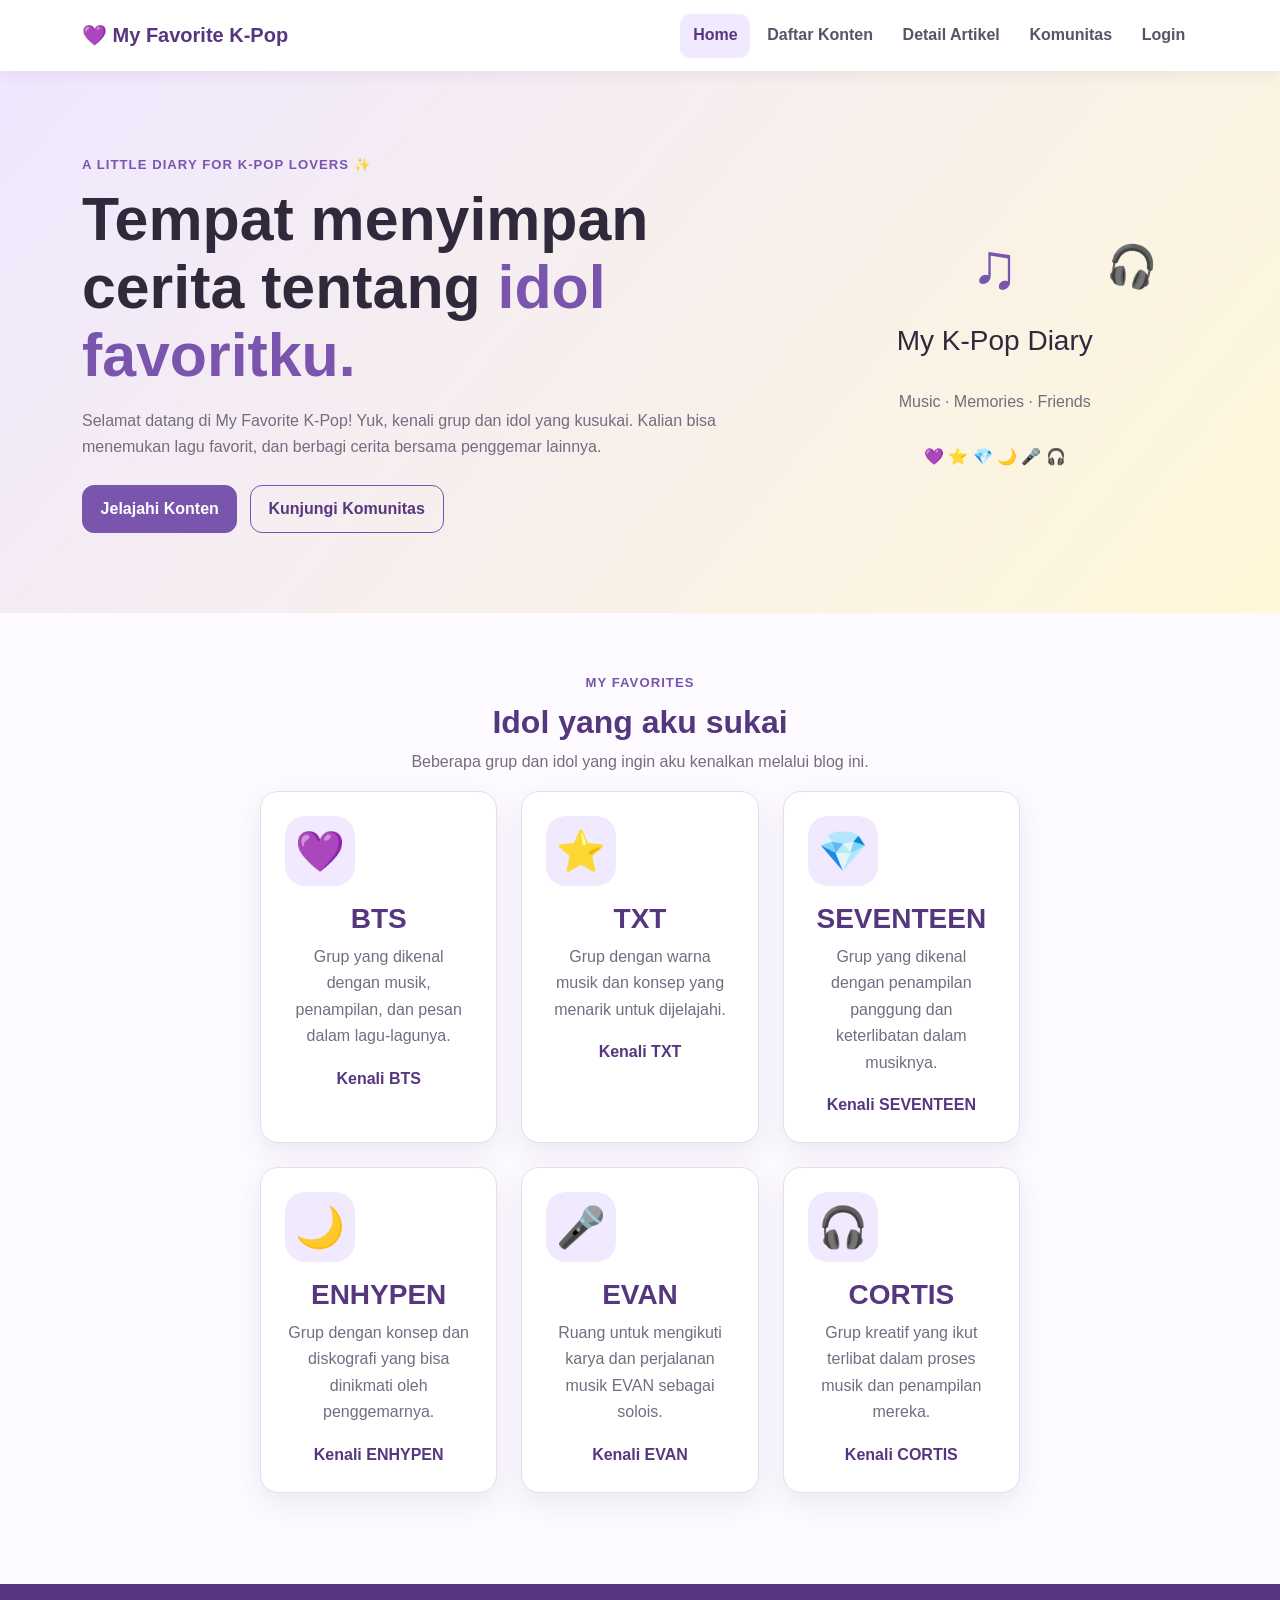
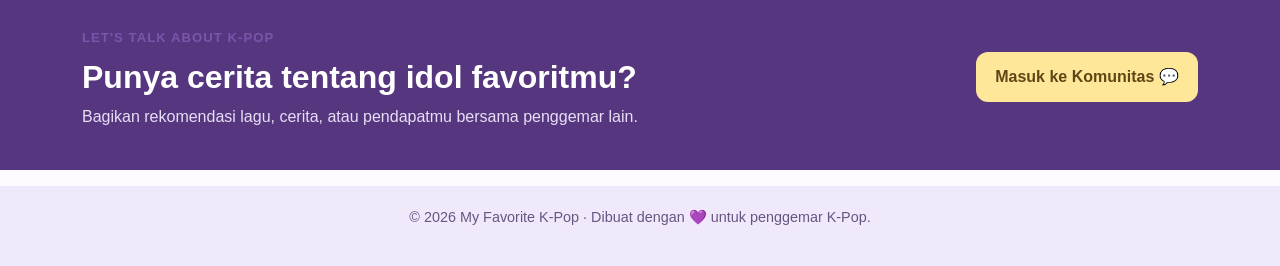
<file: index.html>
<!DOCTYPE html>
<html lang="id">
<head>
    <meta charset="UTF-8">
    <meta name="viewport" content="width=device-width, initial-scale=1.0">
    <title>HOME MY FAVORIT K-POP</title>
    <link href="https://cdn.jsdelivr.net/npm/bootstrap@5.0.2/dist/css/bootstrap.min.css" rel="stylesheet" integrity="sha384-EVSTQN3/azprG1Anm3QDgpJLIm9Nao0Yz1ztcQTwFspd3yD65VohhpuuCOmLASjC" crossorigin="anonymous">
    <link rel="stylesheet" href="css/style.css">
</head>

<body>
    <header>
        <nav class="navbar navbar-expand-lg sticky-top">
            <div class="container">
                <a class="navbar-brand" href="index.html">💜 My Favorite K-Pop</a>
                <button class="navbar-toggler" type="button" data-bs-toggle="collapse" data-bs-target="#menu">
                <span class="navbar-toggler-icon"></span></button>
                <div class="collapse navbar-collapse" id="menu">
                    <ul class="navbar-nav ms-auto align-items-lg-center">
                        <li class="nav-item"><a class="nav-link active" href="index.html">Home</a></li>
                        <li class="nav-item"><a class="nav-link" href="daftarkonten.html">Daftar Konten</a></li>
                        <li class="nav-item"><a class="nav-link" href="detailartikel.html">Detail Artikel</a></li>
                        <li class="nav-item"><a class="nav-link" href="komunitas.html">Komunitas</a></li>
                        <li class="nav-item"><a class="nav-link" href="login.html">Login</a></li>
                    </ul>
                </div>
            </div>
        </nav>
    </header>

    <main>
        <section class="hero">
            <div class="container hero-grid">
                <div><span class="eyebrow">A little diary for K-Pop lovers ✨</span>
                    <h1>Tempat menyimpan cerita tentang <span>idol favoritku.</span></h1>
                    <p>Selamat datang di My Favorite K-Pop! Yuk, kenali grup dan idol yang kusukai. Kalian bisa menemukan lagu favorit, dan berbagi cerita bersama penggemar lainnya.</p>
                        <a class="btn btn-purple me-2" href="detailartikel.html">Jelajahi Konten</a>
                        <a class="btn btn-outline-purple" href="komunitas.html">Kunjungi Komunitas</a>
            </div>
                <div class="hero-art">
                    <div class="sticker">🎧</div>
                    <div class="music-icon">♫</div>
                        <h3>My K-Pop Diary</h3>
                        <p>Music · Memories · Friends</p><span>💜 ⭐ 💎 🌙 🎤 🎧</span></div>
                </div>
        </section>
        <section class="section container">
            <div class="section-heading"><span class="eyebrow">My favorites</span>
                <h2>Idol yang aku sukai</h2>
                <p>Beberapa grup dan idol yang ingin aku kenalkan melalui blog ini.</p>
                    <div class="row g-4">
                        <div class="col-sm-6 col-lg-4">
                            <article class="idol-card">
                                <div class="idol-emoji">💜</div>
                                <h3>BTS</h3>
                                <p>Grup yang dikenal dengan musik, penampilan, dan pesan dalam lagu-lagunya.</p>
                                <a href="detailartikel.html?topik=bts">Kenali BTS</a>
                            </article>
                        </div>
                        <div class="col-sm-6 col-lg-4">
                            <article class="idol-card">
                                <div class="idol-emoji">⭐</div>
                                <h3>TXT</h3>
                                <p>Grup dengan warna musik dan konsep yang menarik untuk dijelajahi.</p>
                                <a href="detailartikel.html?topik=txt">Kenali TXT</a>
                            </article>
                        </div>
                        <div class="col-sm-6 col-lg-4">
                            <article class="idol-card">
                                <div class="idol-emoji">💎</div>
                                <h3>SEVENTEEN</h3>
                                <p>Grup yang dikenal dengan penampilan panggung dan keterlibatan dalam musiknya.</p>
                                <a href="detailartikel.html?topik=seventeen">Kenali SEVENTEEN</a>
                            </article>
                        </div>
                        <div class="col-sm-6 col-lg-4">
                            <article class="idol-card">
                                <div class="idol-emoji">🌙</div>
                                <h3>ENHYPEN</h3>
                                <p>Grup dengan konsep dan diskografi yang bisa dinikmati oleh penggemarnya.</p>
                                <a href="detailartikel.html?topik=enhypen">Kenali ENHYPEN</a>
                            </article>
                        </div>
                        <div class="col-sm-6 col-lg-4">
                            <article class="idol-card">
                                <div class="idol-emoji">🎤</div>
                                    <h3>EVAN</h3>
                                    <p>Ruang untuk mengikuti karya dan perjalanan musik EVAN sebagai solois.</p>
                                    <a href="detailartikel.html?topik=evan">Kenali EVAN</a>
                            </article>
                                </div>
                        <div class="col-sm-6 col-lg-4">
                            <article class="idol-card">
                                <div class="idol-emoji">🎧</div>
                                    <h3>CORTIS</h3>
                                    <p>Grup kreatif yang ikut terlibat dalam proses musik dan penampilan mereka.</p>
                                    <a href="detailartikel.html?topik=cortis">Kenali CORTIS</a>
                            </article>
                        </div>
                    </div>
                </div>
        </section>
        <section class="community-banner">
            <div class="container banner-inner">
                <div><span class="eyebrow">Let's talk about K-Pop</span>
                    <h2>Punya cerita tentang idol favoritmu?</h2>
                    <p>Bagikan rekomendasi lagu, cerita, atau pendapatmu bersama penggemar lain.</p>
                </div>
                <a class="btn btn-yellow" href="komunitas.html">Masuk ke Komunitas 💬</a>
            </div>
        </section>
    </main>
    <footer>
        <div class="container">
            <p>&copy; 2026 My Favorite K-Pop · Dibuat dengan 💜 untuk penggemar K-Pop.</p>
        </div>
    </footer>
    <script src="js/script.js"></script>
    <script src="https://cdn.jsdelivr.net/npm/bootstrap@5.0.2/dist/js/bootstrap.bundle.min.js" integrity="sha384-MrcW6ZMFYlzcLA8Nl+NtUVF0sA7MsXsP1UyJoMp4YLEuNSfAP+JcXn/tWtIaxVXM" crossorigin="anonymous"></script>
</body>
</html>
</file>
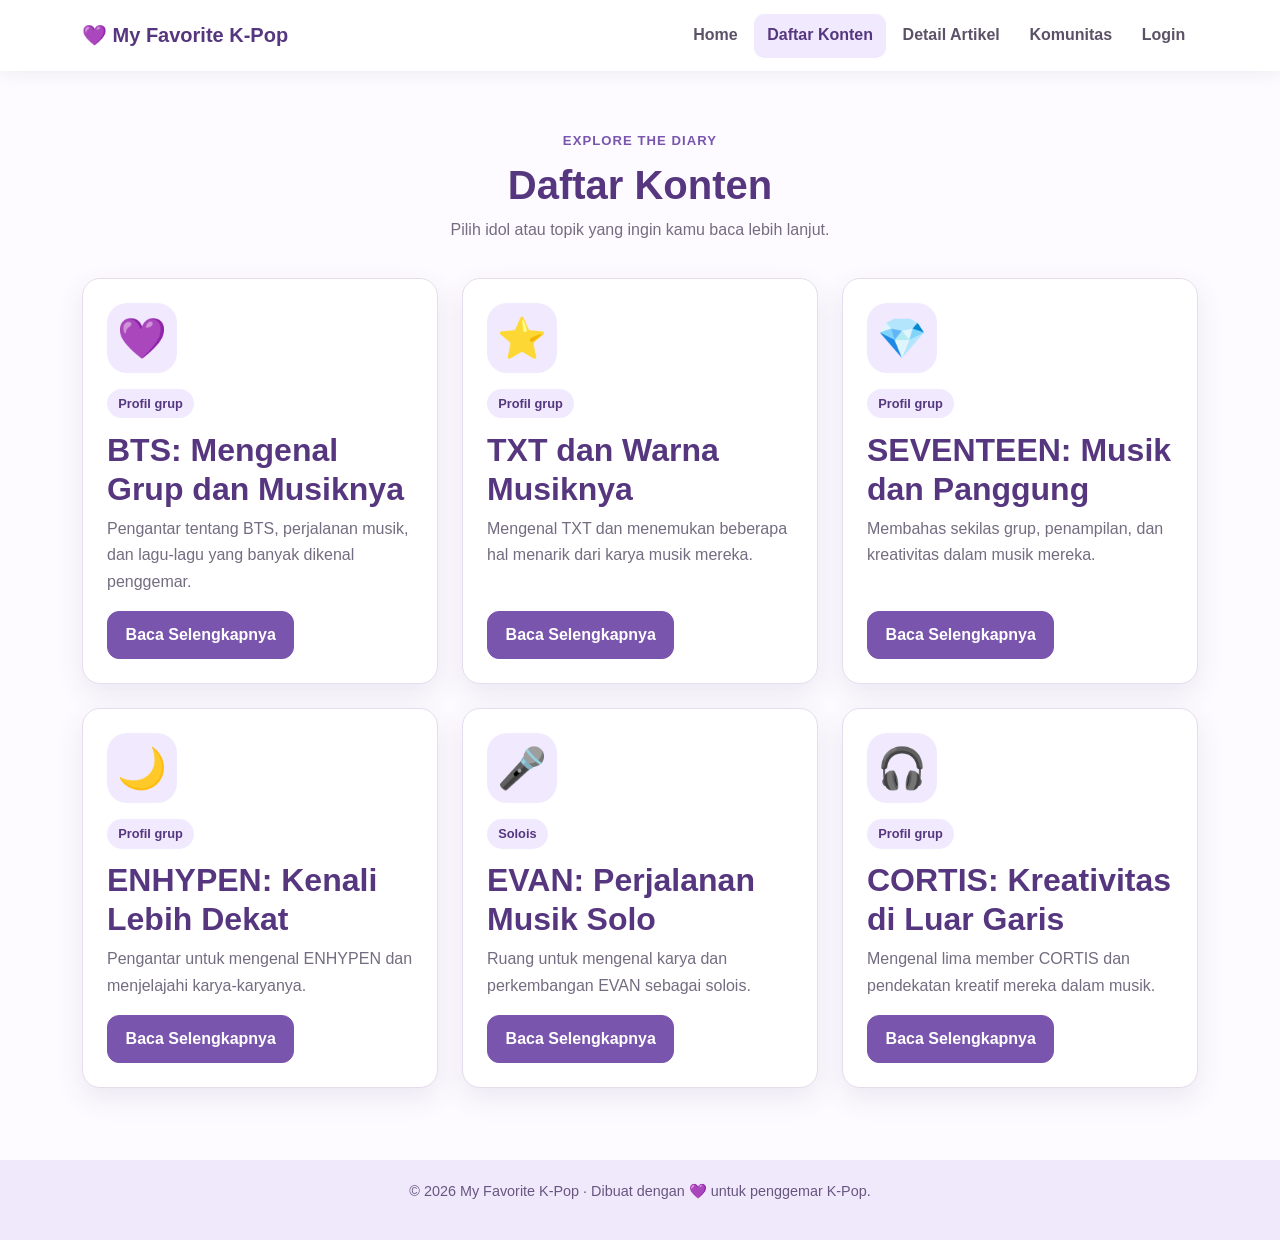
<file: daftarkonten.html>
<!DOCTYPE html>
<html lang="id">
<head>
    <meta charset="UTF-8">
    <meta name="viewport" content="width=device-width, initial-scale=1.0">
    <title>DAFTAR KONTEN MY FAVORIT K-POP</title>
    <link href="https://cdn.jsdelivr.net/npm/bootstrap@5.0.2/dist/css/bootstrap.min.css" rel="stylesheet" integrity="sha384-EVSTQN3/azprG1Anm3QDgpJLIm9Nao0Yz1ztcQTwFspd3yD65VohhpuuCOmLASjC" crossorigin="anonymous">
    <link rel="stylesheet" href="css/style.css">
</head>

<body>
    <nav class="navbar navbar-expand-lg sticky-top">
        <div class="container">
            <a class="navbar-brand" href="index.html">💜 My Favorite K-Pop</a>
            <button class="navbar-toggler" type="button" data-bs-toggle="collapse" data-bs-target="#menu">
            <span class="navbar-toggler-icon"></span></button>
        <div class="collapse navbar-collapse" id="menu">
            <ul class="navbar-nav ms-auto align-items-lg-center">
                <li class="nav-item"><a class="nav-link" href="index.html">Home</a></li>
                <li class="nav-item"><a class="nav-link active" href="daftarkonten.html">Daftar Konten</a></li>
                <li class="nav-item"><a class="nav-link" href="detailartikel.html">Detail Artikel</a></li>
                <li class="nav-item"><a class="nav-link" href="komunitas.html">Komunitas</a></li>
                <li class="nav-item"><a class="nav-link" href="login.html">Login</a></li>
            </ul>   
        </div>
        </div>
    </nav>

    <main class="container section">
        <div class="section-heading">
            <span class="eyebrow">Explore the diary</span>
            <h1>Daftar Konten</h1><p>Pilih idol atau topik yang ingin kamu baca lebih lanjut.</p>
        </div>
        <div class="row g-4">
            <div class="col-md-6 col-lg-4">
                <article class="content-card">
                    <div class="content-icon">💜</div>
                    <span class="tag">Profil grup</span>
                    <h2>BTS: Mengenal Grup dan Musiknya</h2>
                    <p>Pengantar tentang BTS, perjalanan musik, dan lagu-lagu yang banyak dikenal penggemar.</p>
                    <a class="btn btn-purple" href="detailartikel.html?topik=bts">Baca Selengkapnya</a>
                </article>
            </div>
            <div class="col-md-6 col-lg-4">
                <article class="content-card">
                    <div class="content-icon">⭐</div>
                    <span class="tag">Profil grup</span>
                    <h2>TXT dan Warna Musiknya</h2>
                    <p>Mengenal TXT dan menemukan beberapa hal menarik dari karya musik mereka.</p>
                    <a class="btn btn-purple" href="detailartikel.html?topik=txt">Baca Selengkapnya</a>
                </article>
            </div>
            <div class="col-md-6 col-lg-4">
                <article class="content-card">
                    <div class="content-icon">💎</div>
                    <span class="tag">Profil grup</span>
                    <h2>SEVENTEEN: Musik dan Panggung</h2>
                    <p>Membahas sekilas grup, penampilan, dan kreativitas dalam musik mereka.</p>
                    <a class="btn btn-purple" href="detailartikel.html?topik=seventeen">Baca Selengkapnya</a>
                </article>
            </div>
            <div class="col-md-6 col-lg-4">
                <article class="content-card">
                    <div class="content-icon">🌙</div>
                    <span class="tag">Profil grup</span>
                    <h2>ENHYPEN: Kenali Lebih Dekat</h2>
                    <p>Pengantar untuk mengenal ENHYPEN dan menjelajahi karya-karyanya.</p>
                    <a class="btn btn-purple" href="detailartikel.html?topik=enhypen">Baca Selengkapnya</a>
                </article>
            </div>
            <div class="col-md-6 col-lg-4">
                <article class="content-card">
                    <div class="content-icon">🎤</div>
                    <span class="tag">Solois</span>
                    <h2>EVAN: Perjalanan Musik Solo</h2>
                    <p>Ruang untuk mengenal karya dan perkembangan EVAN sebagai solois.</p>
                    <a class="btn btn-purple" href="detailartikel.html?topik=evan">Baca Selengkapnya</a>
                </article>
            </div>
            <div class="col-md-6 col-lg-4">
                <article class="content-card">
                    <div class="content-icon">🎧</div>
                    <span class="tag">Profil grup</span>
                    <h2>CORTIS: Kreativitas di Luar Garis</h2>
                    <p>Mengenal lima member CORTIS dan pendekatan kreatif mereka dalam musik.</p>
                    <a class="btn btn-purple" href="detailartikel.html?topik=cortis">Baca Selengkapnya</a>
                </article>
            </div>
        </div>
    </main>
    <footer>
    <div class="container">
        <p>&copy; 2026 My Favorite K-Pop · Dibuat dengan 💜 untuk penggemar K-Pop.</p>
    </div>
    </footer>
    <script src="js/script.js"></script>
    <script src="https://cdn.jsdelivr.net/npm/bootstrap@5.0.2/dist/js/bootstrap.bundle.min.js" integrity="sha384-MrcW6ZMFYlzcLA8Nl+NtUVF0sA7MsXsP1UyJoMp4YLEuNSfAP+JcXn/tWtIaxVXM" crossorigin="anonymous"></script>
</body>
</html>
</file>
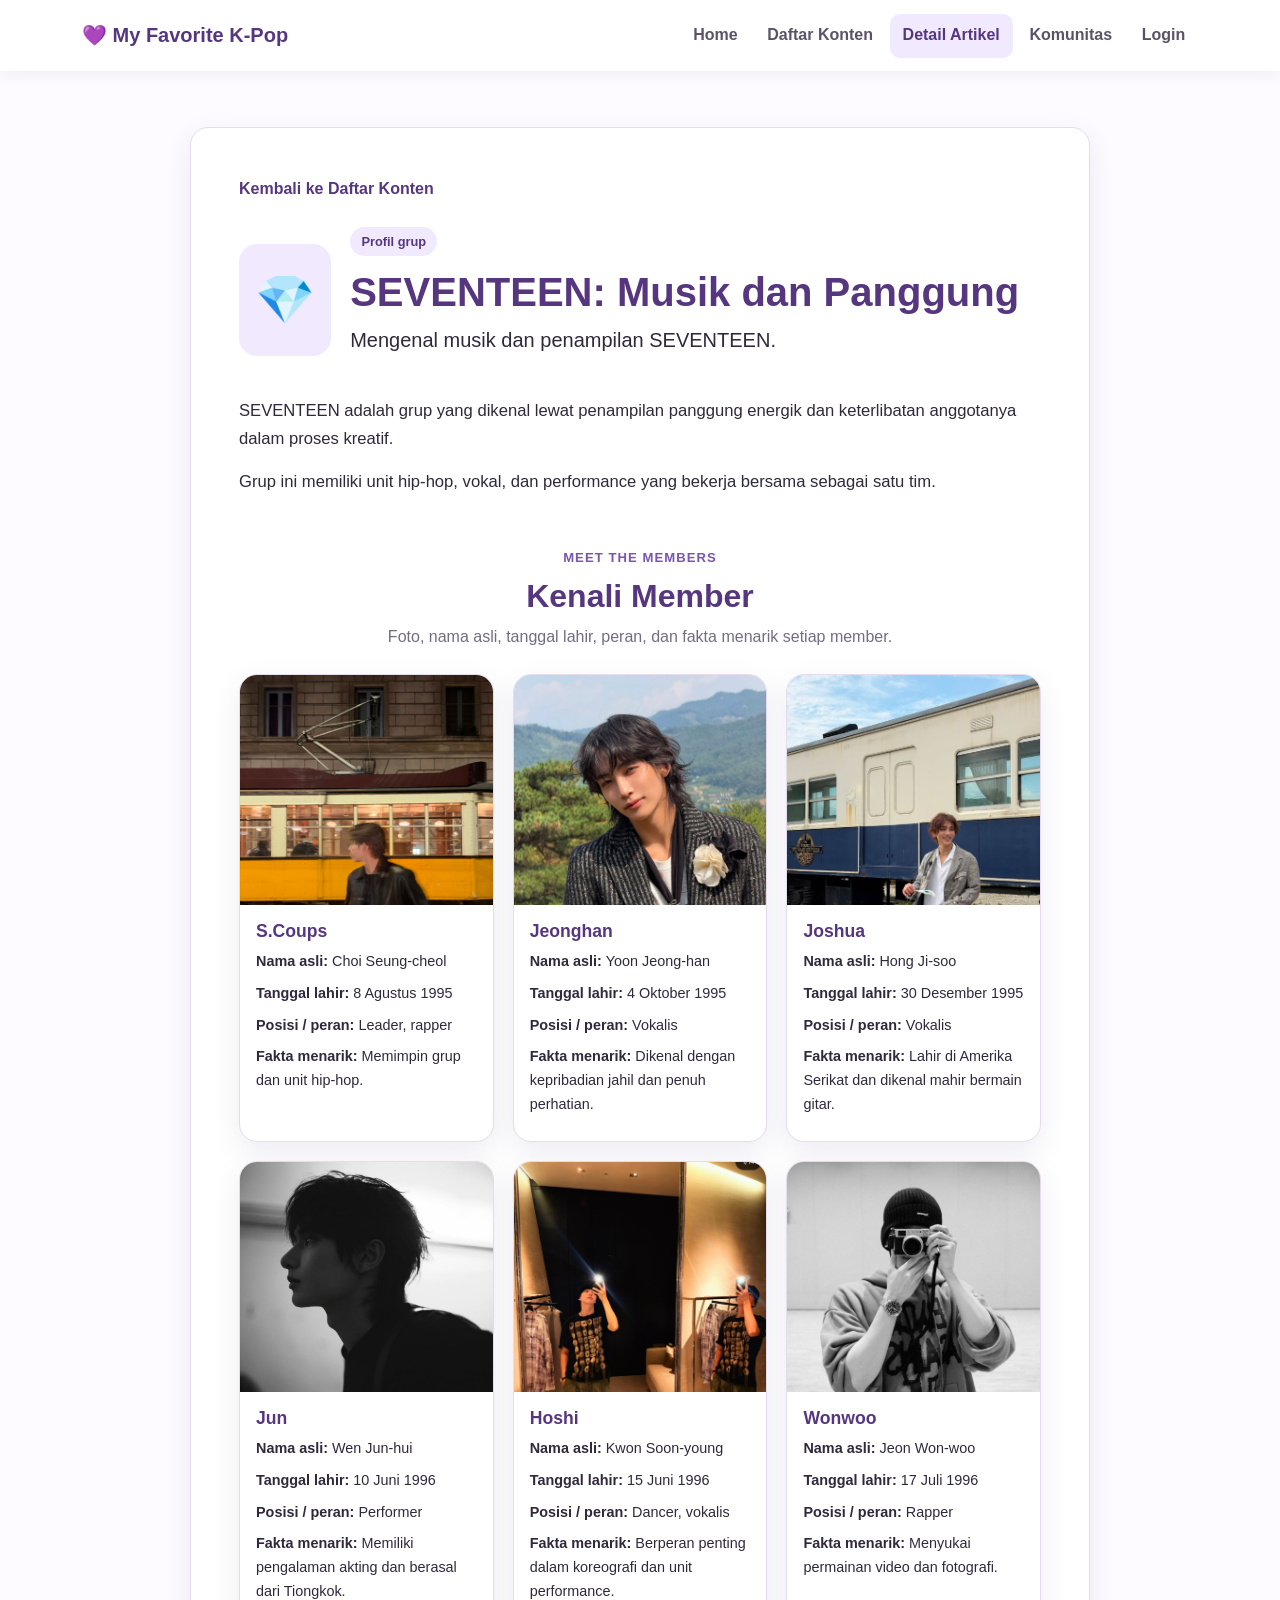
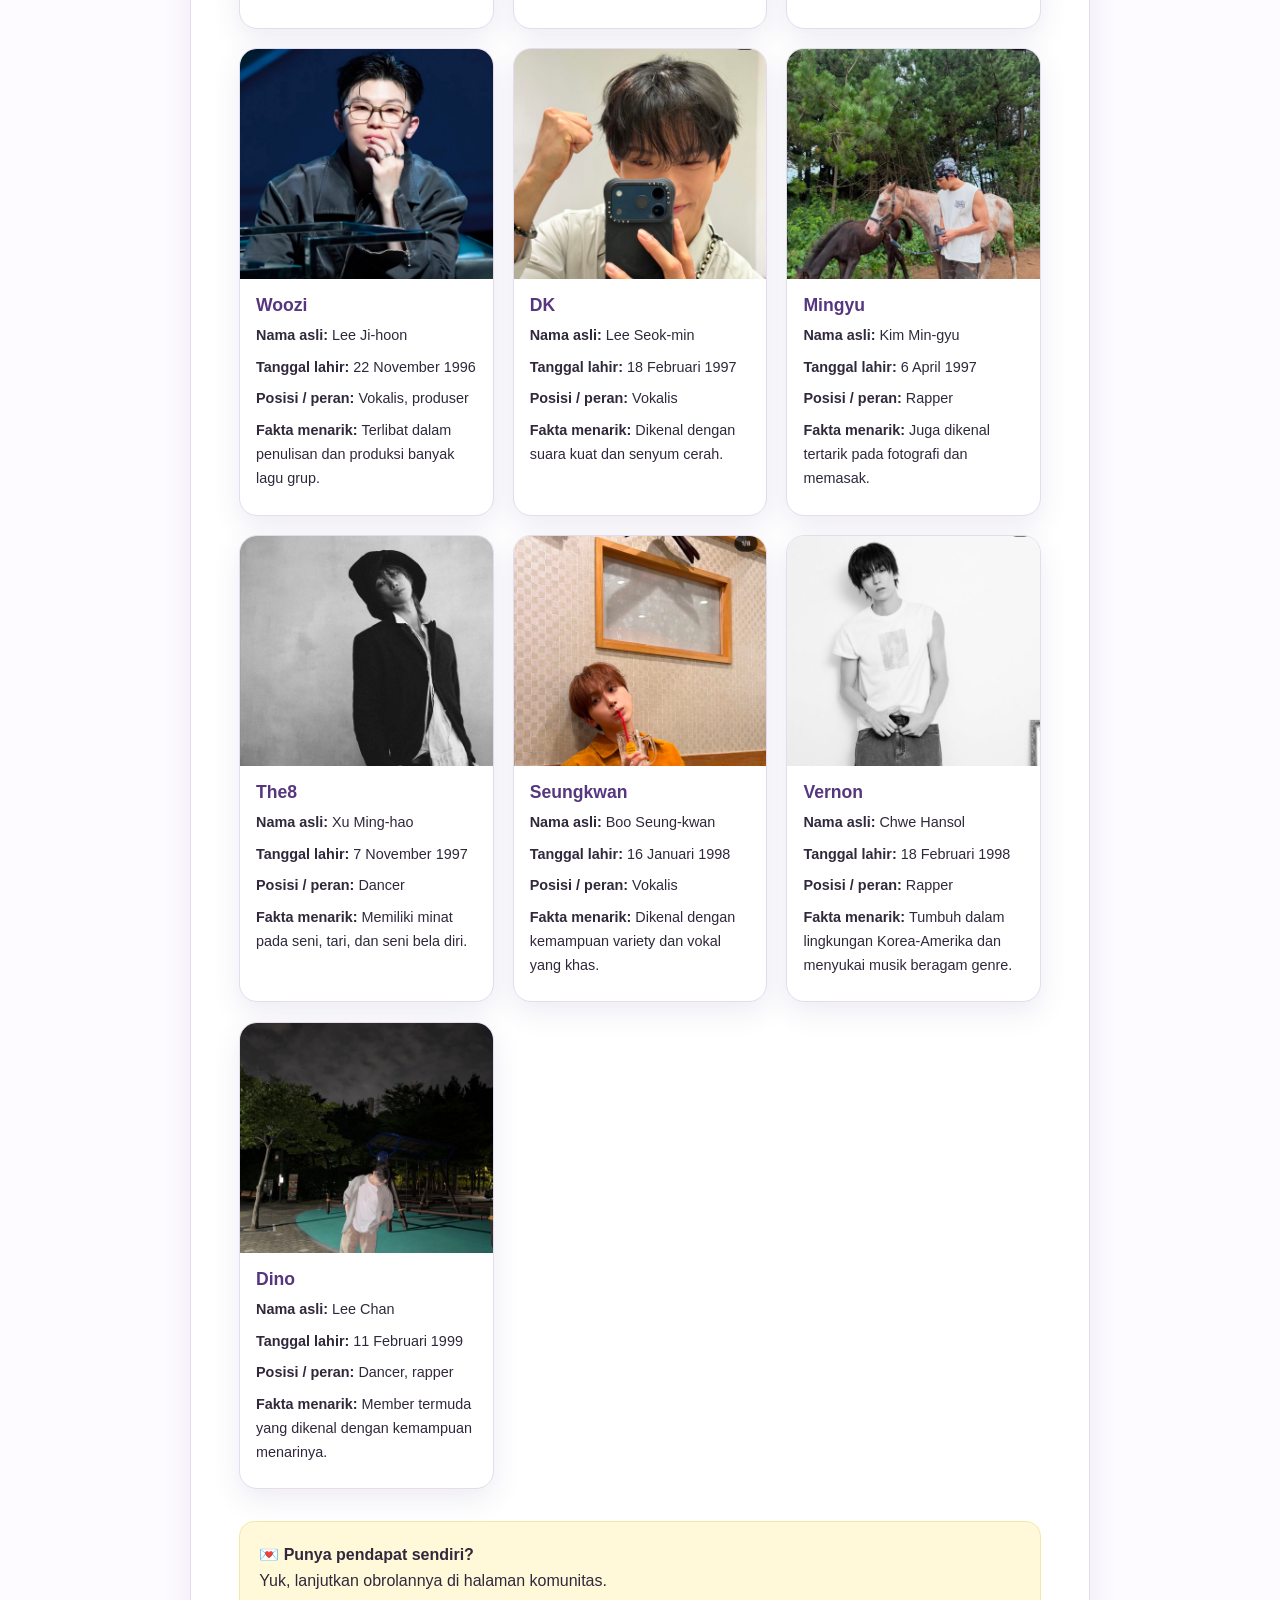
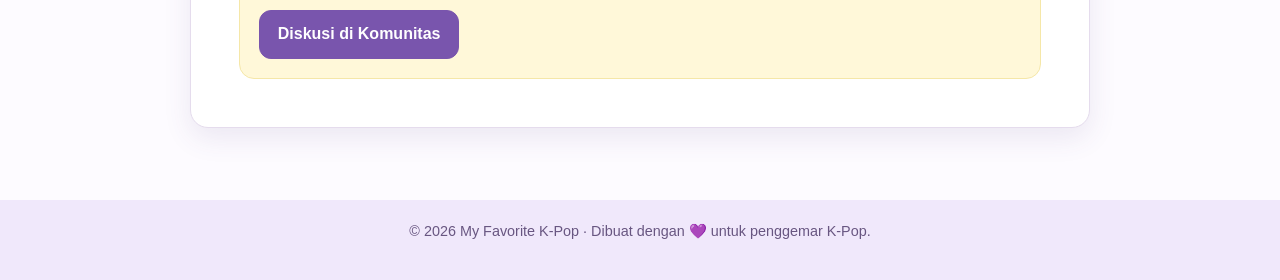
<file: detailartikel.html>
<!DOCTYPE html>
<html lang="id">
<head>
    <meta charset="UTF-8">
    <meta name="viewport" content="width=device-width, initial-scale=1.0">
    <title>DETAIL ARTIKEL MY FAVORIT K-POP</title>
    <link href="https://cdn.jsdelivr.net/npm/bootstrap@5.0.2/dist/css/bootstrap.min.css" rel="stylesheet" integrity="sha384-EVSTQN3/azprG1Anm3QDgpJLIm9Nao0Yz1ztcQTwFspd3yD65VohhpuuCOmLASjC" crossorigin="anonymous">
    <link rel="stylesheet" href="css/style.css">
</head>

<body>
    <nav class="navbar navbar-expand-lg sticky-top">
        <div class="container">
            <a class="navbar-brand" href="index.html">💜 My Favorite K-Pop</a>
            <button class="navbar-toggler" type="button" data-bs-toggle="collapse" data-bs-target="#menu">
                <span class="navbar-toggler-icon"></span>
            </button>
        <div class="collapse navbar-collapse" id="menu">
            <ul class="navbar-nav ms-auto">
                <li class="nav-item"><a class="nav-link" href="index.html">Home</a></li>
                <li class="nav-item"><a class="nav-link" href="daftarkonten.html">Daftar Konten</a></li>
                <li class="nav-item"><a class="nav-link active" href="detailartikel.html">Detail Artikel</a></li>
                <li class="nav-item"><a class="nav-link" href="komunitas.html">Komunitas</a></li>
                <li class="nav-item"><a class="nav-link" href="login.html">Login</a></li>
            </ul>
        </div>
        </div>
    </nav>
    <main class="container section">
        <article class="detail-article">
            <a href="daftarkonten.html" class="back-link">Kembali ke Daftar Konten</a>
            <div class="detail-hero">
                <div id="detailIcon" class="detail-icon">💜</div>
                <div><span id="detailTag" class="tag">Profil grup</span>
                    <h1 id="detailTitle">Mengenal BTS</h1>
                    <p id="detailIntro" class="lead">Mengenal idol lebih dekat melalui musik dan cerita mereka.</p>
                </div>
            </div>
            <div id="detailBody" class="article-body">
                <p>Setiap grup dan idol memiliki karakter, perjalanan, dan karya yang membuat penggemar tertarik untuk mengenalnya.</p>
            </div>
            <section class="member-section mt-5" aria-labelledby="memberHeading">
                <div class="section-heading mb-4">
                    <span class="eyebrow">Meet the members</span>
                    <h2 id="memberHeading">Kenali Member</h2>
                    <p>Foto, nama asli, tanggal lahir, peran, dan fakta menarik setiap member.</p>
                </div>
                <div id="memberGrid" class="member-grid"></div>
            </section>
            <div class="article-note">
                <strong>💌 Punya pendapat sendiri?</strong>
                <p>Yuk, lanjutkan obrolannya di halaman komunitas.</p>
                <a class="btn btn-purple" href="komunitas.html">Diskusi di Komunitas</a>
            </div>
        </article>
    </main>
    <footer>
        <div class="container">
            <p>&copy; 2026 My Favorite K-Pop · Dibuat dengan 💜 untuk penggemar K-Pop.</p>
        </div>
    </footer>
    <script src="js/script.js"></script>
    <script src="https://cdn.jsdelivr.net/npm/bootstrap@5.0.2/dist/js/bootstrap.bundle.min.js" integrity="sha384-MrcW6ZMFYlzcLA8Nl+NtUVF0sA7MsXsP1UyJoMp4YLEuNSfAP+JcXn/tWtIaxVXM" crossorigin="anonymous"></script>
</body>
</html>
</file>
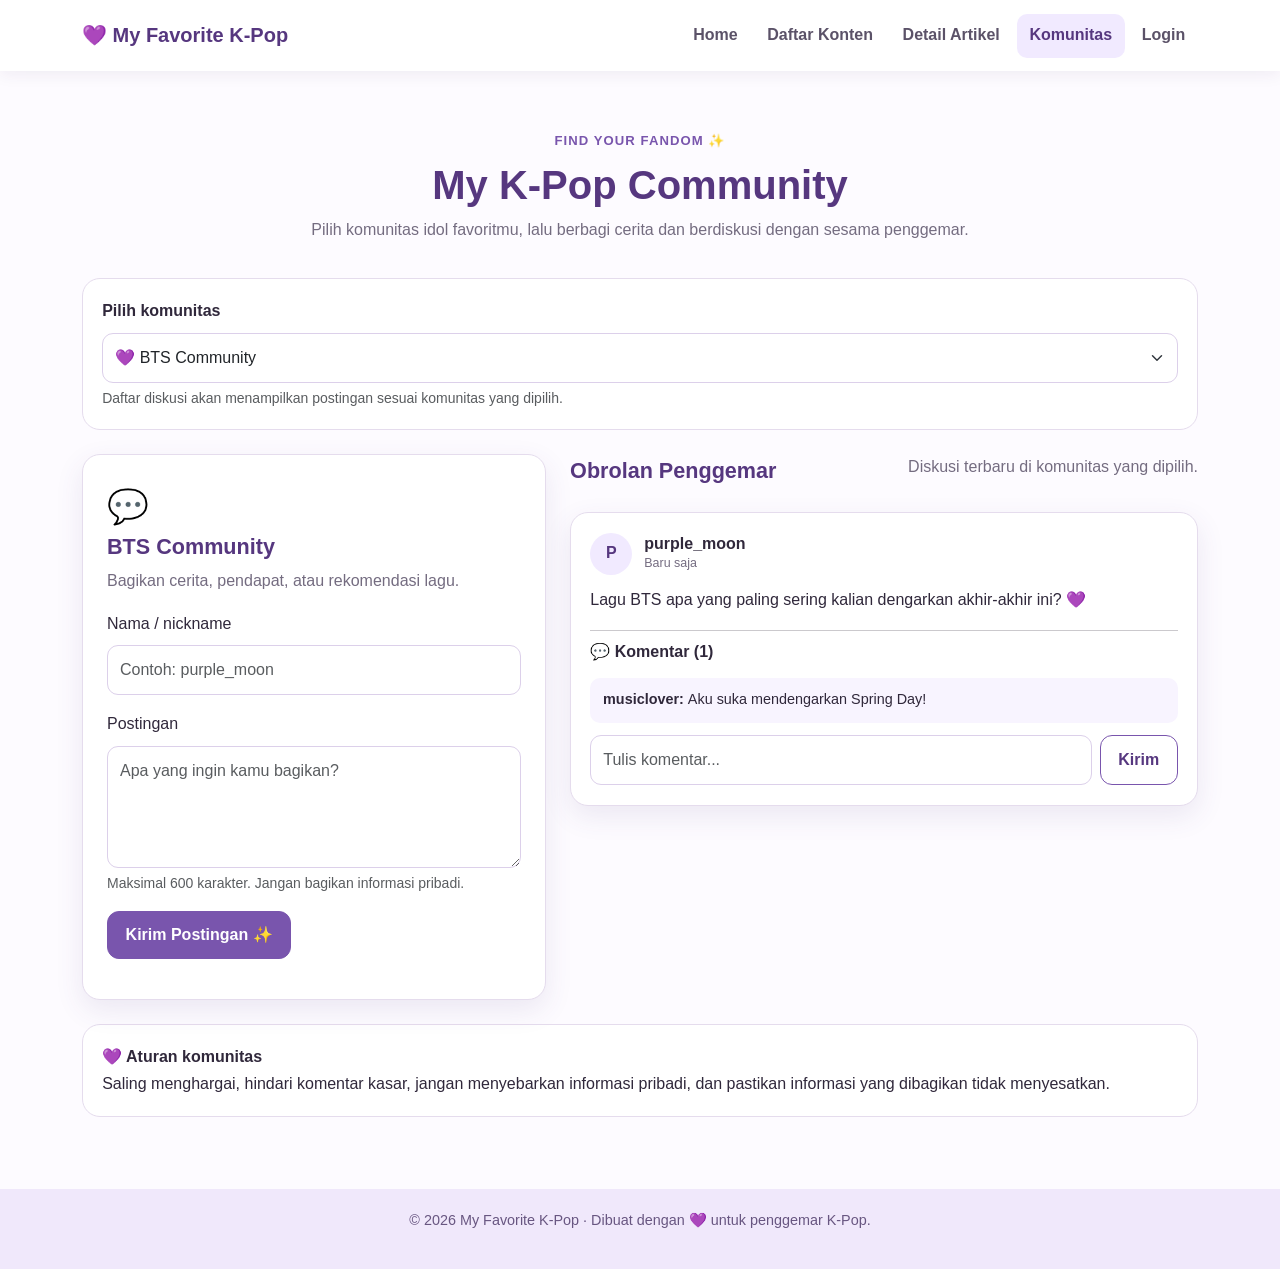
<file: komunitas.html>
<!DOCTYPE html>
<html lang="id">
<head>
    <meta charset="UTF-8">
    <meta name="viewport" content="width=device-width, initial-scale=1.0">
    <title>KOMUNITAS MY FAVORIT K-POP</title>
    <link href="https://cdn.jsdelivr.net/npm/bootstrap@5.0.2/dist/css/bootstrap.min.css" rel="stylesheet" integrity="sha384-EVSTQN3/azprG1Anm3QDgpJLIm9Nao0Yz1ztcQTwFspd3yD65VohhpuuCOmLASjC" crossorigin="anonymous">
    <link rel="stylesheet" href="css/style.css">
</head>

<body>
    <nav class="navbar navbar-expand-lg sticky-top">
        <div class="container">
            <a class="navbar-brand" href="index.html">💜 My Favorite K-Pop</a>
            <button class="navbar-toggler" type="button" data-bs-toggle="collapse" data-bs-target="#menu" aria-label="Buka menu"><span class="navbar-toggler-icon"></span></button>
            <div class="collapse navbar-collapse" id="menu">
                <ul class="navbar-nav ms-auto">
                    <li class="nav-item"><a class="nav-link" href="index.html">Home</a></li>
                    <li class="nav-item"><a class="nav-link" href="daftarkonten.html">Daftar Konten</a></li>
                    <li class="nav-item"><a class="nav-link" href="detailartikel.html">Detail Artikel</a></li>
                    <li class="nav-item"><a class="nav-link active" href="komunitas.html">Komunitas</a></li>
                    <li class="nav-item"><a class="nav-link" href="login.html">Login</a></li>
                    </ul>
            </div>
        </div>
    </nav>
<main class="container section">
  <div class="section-heading">
    <span class="eyebrow">Find your fandom ✨</span>
    <h1>My K-Pop Community</h1>
    <p>Pilih komunitas idol favoritmu, lalu berbagi cerita dan berdiskusi dengan sesama penggemar.</p>
  </div>
  <section class="community-picker mb-4">
    <label for="communitySelect" class="form-label fw-semibold">Pilih komunitas</label>
    <select id="communitySelect" class="form-select">
      <option value="BTS">💜 BTS Community</option>
      <option value="TXT">⭐ TXT Community</option>
      <option value="SEVENTEEN">💎 SEVENTEEN Community</option>
      <option value="ENHYPEN">🌙 ENHYPEN Community</option>
      <option value="EVAN">🎤 EVAN Community</option>
      <option value="CORTIS">🎧 CORTIS Community</option>
    </select>
    <p class="form-text mb-0">Daftar diskusi akan menampilkan postingan sesuai komunitas yang dipilih.</p>
    </section>
    <div class="community-layout">
    <section class="post-form-card">
      <div class="community-title-icon">💬</div>
      <h2 id="communityHeading">BTS Community</h2>
      <p class="muted">Bagikan cerita, pendapat, atau rekomendasi lagu.</p>
      <form id="postForm">
        <div class="mb-3"><label for="postName" class="form-label">Nama / nickname</label><input class="form-control" id="postName" maxlength="35" placeholder="Contoh: purple_moon" required></div>
        <div class="mb-3"><label for="postText" class="form-label">Postingan</label><textarea class="form-control" id="postText" rows="4" maxlength="600" placeholder="Apa yang ingin kamu bagikan?" required></textarea><div class="form-text">Maksimal 600 karakter. Jangan bagikan informasi pribadi.</div></div>
        <button class="btn btn-purple" type="submit">Kirim Postingan ✨</button>
        <p id="postNotice" class="form-notice" aria-live="polite"></p>
      </form>
    </section>
    <section class="feed-section">
        <div class="feed-heading">
            <h2>Obrolan Penggemar</h2>
            <p class="muted">Diskusi terbaru di komunitas yang dipilih.</p>
        </div>
      <div id="postFeed" class="post-feed" aria-live="polite"></div>
    </section>
    </div>
    <div class="community-rules mt-4">
        <strong>💜 Aturan komunitas</strong>
        <p class="mb-0">Saling menghargai, hindari komentar kasar, jangan menyebarkan informasi pribadi, dan pastikan informasi yang dibagikan tidak menyesatkan.</p>
    </div>
</main>
<footer>
        <div class="container">
            <p>&copy; 2026 My Favorite K-Pop · Dibuat dengan 💜 untuk penggemar K-Pop.</p>
        </div>
    </footer>
    <script src="js/script.js"></script>
    <script src="https://cdn.jsdelivr.net/npm/bootstrap@5.0.2/dist/js/bootstrap.bundle.min.js" integrity="sha384-MrcW6ZMFYlzcLA8Nl+NtUVF0sA7MsXsP1UyJoMp4YLEuNSfAP+JcXn/tWtIaxVXM" crossorigin="anonymous"></script>
</body>
</html>
</file>
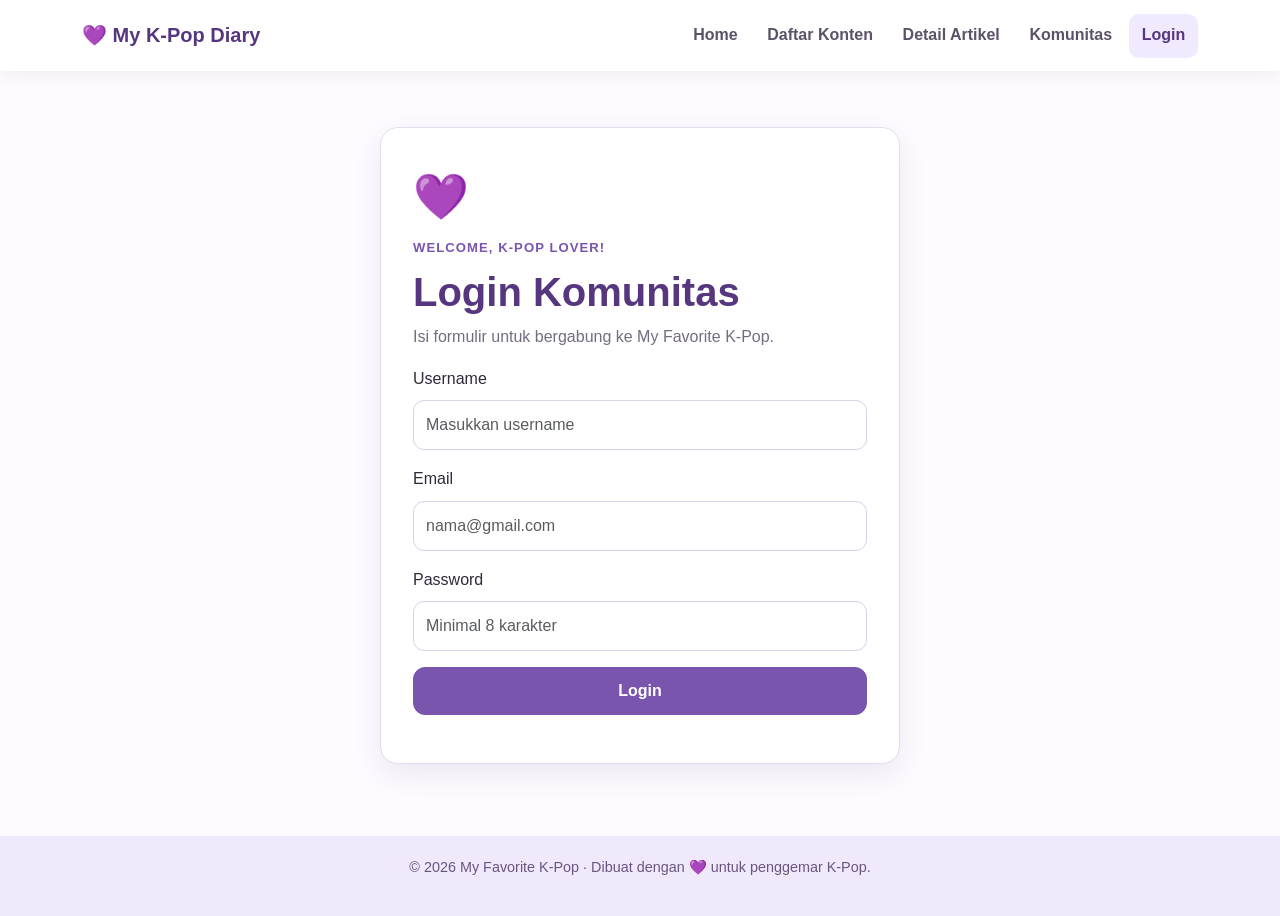
<file: login.html>
<!DOCTYPE html>
<html lang="id">
<head>
        <meta charset="UTF-8">
    <meta name="viewport" content="width=device-width, initial-scale=1.0">
    <title>LOGIN MY FAVORIT K-POP</title>
    <link href="https://cdn.jsdelivr.net/npm/bootstrap@5.0.2/dist/css/bootstrap.min.css" rel="stylesheet" integrity="sha384-EVSTQN3/azprG1Anm3QDgpJLIm9Nao0Yz1ztcQTwFspd3yD65VohhpuuCOmLASjC" crossorigin="anonymous">
    <link rel="stylesheet" href="css/style.css">
</head>

<body>
    <nav class="navbar navbar-expand-lg sticky-top">
        <div class="container">
            <a class="navbar-brand" href="index.html">💜 My K-Pop Diary</a>
            <button class="navbar-toggler" type="button" data-bs-toggle="collapse" data-bs-target="#menu">
                <span class="navbar-toggler-icon"></span>
            </button>
            <div class="collapse navbar-collapse" id="menu">
                <ul class="navbar-nav ms-auto">
                    <li class="nav-item"><a class="nav-link" href="index.html">Home</a></li>
                    <li class="nav-item"><a class="nav-link" href="artikel.html">Daftar Konten</a></li>
                    <li class="nav-item"><a class="nav-link" href="detailartikel.html">Detail Artikel</a></li>
                    <li class="nav-item"><a class="nav-link" href="komunitas.html">Komunitas</a></li>
                    <li class="nav-item"><a class="nav-link active" href="login.html">Login</a></li>
                </ul>
            </div>
        </div>
    </nav>
<main class="container section login-wrap">
    <div class="login-card">
        <div class="login-icon">💜</div>
        <span class="eyebrow">Welcome, K-Pop lover!</span>
        <h1>Login Komunitas</h1><p class="muted">Isi formulir untuk bergabung ke My Favorite K-Pop.</p>
        <form id="loginForm">
            <div class="mb-3">
                <label for="loginName" class="form-label">Username</label>
                <input type="text" class="form-control" id="loginName" placeholder="Masukkan username" required minlength="3">
            </div>
            <div class="mb-3">
                <label for="loginEmail" class="form-label">Email</label>
                <input type="email" class="form-control" id="loginEmail" placeholder="nama@gmail.com" required>
            </div>
            <div class="mb-3">
                <label for="loginPassword" class="form-label">Password</label>
                <input type="password" class="form-control" id="loginPassword" placeholder="Minimal 8 karakter" required minlength="8">
            </div>
            <button type="submit" class="btn btn-purple w-100">Login</button>
            <p id="loginNotice" class="form-notice" aria-live="polite"></p>
        </form>
    </div>
</main>
<footer>
        <div class="container">
            <p>&copy; 2026 My Favorite K-Pop · Dibuat dengan 💜 untuk penggemar K-Pop.</p>
        </div>
    </footer>
    <script src="js/script.js"></script>
    <script src="https://cdn.jsdelivr.net/npm/bootstrap@5.0.2/dist/js/bootstrap.bundle.min.js" integrity="sha384-MrcW6ZMFYlzcLA8Nl+NtUVF0sA7MsXsP1UyJoMp4YLEuNSfAP+JcXn/tWtIaxVXM" crossorigin="anonymous"></script>
</body>
</html>
</file>
<file: css/style.css>
:root{
    --purple:#7955ad;
    --purple-dark:#56377f;
    --purple-light:#f1eaff;
    --yellow:#ffe79a;
    --yellow-dark:#8a6715;
    --text:#30283b;
    --muted:#746c80;
    --white:#fff;
    --border:#e5dced;
    --shadow:0 10px 28px rgba(83,55,127,.10);
    --radius:18px}

* {
    box-sizing: border-box;
}

html {
    scroll-behavior: smooth;
}

body {
    margin: 0;
    font-family: Arial, Helvetica, sans-serif;
    color: var(--text);
    background: #fdfbff;
    line-height: 1.65;
}

.navbar {
    background: rgba(255, 255, 255, .96);
    box-shadow: 0 3px 16px rgba(50, 30, 80, .07);
    padding: .85rem 0;
}

.navbar-brand {
    font-weight: 800;
    color: var(--purple-dark) !important;
}

.nav-link {
    color: #5b5268 !important;
    font-weight: 600;
    margin-left: .25rem;
    border-radius: 10px;
    padding: .55rem .8rem !important;
}

.nav-link:hover,
.nav-link.active {
    background: var(--purple-light);
    color: var(--purple-dark) !important;
}

.section {
    padding-top: 3.5rem;
    padding-bottom: 3.5rem;
}

.hero {
    background: linear-gradient(130deg, #f0e7ff, #fff8d9);
    padding: 5rem 0;
}

.hero-grid {
    display: grid;
    grid-template-columns: 1.25fr 0.75fr;
    align-items: center;
    gap: 2rem;
    
}

.eyebrow {
    display: inline-block;
    color: var(--purple);
    font-size: .82rem;
    font-weight: 800;
    letter-spacing: .08em;
    text-transform: uppercase;
    margin-bottom: .55rem;
}

.hero h1 {
    font-size: clamp(2.2rem, 5vw, 3.8rem);
    line-height: 1.12;
    font-weight: 800;
    max-width: 700px;
}

.hero h1 span {
    color: var(--purple);
}

.hero p {
    max-width: 650px;
    color: var(--muted);
    margin: 1.2rem 0 1.5rem;
}

.hero-art {
    min-height: 260px;
    display: grid;
    place-items: center;
    position: relative;
}

.music-card {
    background: white;
    border: 1px solid #e4d7f5;
    border-radius: 25px;
    padding: 2rem;
    text-align: center;
    box-shadow: var(--shadow);
    transform: rotate(2deg);
    width: min(100%, 300px);
}

.music-icon {
    font-size: 4rem;
    color: var(--purple);
}

.music-card h3 {
    font-weight: 800;
    color: var(--purple-dark);
}

.music-card p {
    margin: .2rem 0;
    color: var(--muted);
}

.sticker {
    position: absolute;
    top: 8%;
    right: 10%;
    font-size: 2.5rem;
    transform: rotate(12deg);
}

.section-heading {
    text-align: center;
    max-width: 760px;
    margin: 0 auto 2.2rem;
}

.section-heading h1,
.section-heading h2 {
    font-weight: 800;
    color: var(--purple-dark);
}

.section-heading p {
    color: var(--muted);
}

.idol-card,
.content-card,
.about-panel,
.detail-article,
.post-form-card,
.post-card,
.login-card {
    background: #fff;
    border: 1px solid var(--border);
    border-radius: var(--radius);
    padding: 1.5rem;
    box-shadow: var(--shadow);
    height: 100%;
}

.idol-card {
    transition: transform .2s, box-shadow .2s;
}

.idol-card:hover,
.content-card:hover {
    transform: translateY(-4px);
    box-shadow: 0 14px 32px rgba(83, 55, 127, .14);
}

.idol-emoji,
.content-icon {
    font-size: 2.5rem;
    background: var(--purple-light);
    width: 70px;
    height: 70px;
    border-radius: 20px;
    display: grid;
    place-items: center;
    margin-bottom: 1rem;
}

.idol-card h3,
.content-card h2 {
    font-weight: 800;
    color: var(--purple-dark);
}

.idol-card p,
.content-card p,
.muted {
    color: var(--muted);
}

.idol-card a,
.back-link {
    color: var(--purple-dark);
    font-weight: 700;
    text-decoration: none;
}

.idol-card a:hover,
.back-link:hover {
    text-decoration: underline;
}

.btn-purple {
    background: var(--purple);
    color: #fff;
    border: 1px solid var(--purple);
    border-radius: 12px;
    padding: .7rem 1.1rem;
    font-weight: 700;
}

.btn-purple:hover {
    background: var(--purple-dark);
    color: #fff;
}

.btn-outline-purple {
    border: 1px solid var(--purple);
    color: var(--purple-dark);
    border-radius: 12px;
    padding: .7rem 1.1rem;
    font-weight: 700;
}

.btn-outline-purple:hover {
    background: var(--purple-light);
    color: var(--purple-dark);
}

.btn-yellow {
    background: var(--yellow);
    color: #5e4715;
    border: 0;
    border-radius: 12px;
    padding: .8rem 1.2rem;
    font-weight: 800;
}

.btn-yellow:hover {
    background: #ffdc6b;
    color: #5e4715;
}

.community-banner {
    background: var(--purple-dark);
    color: white;
    padding: 2.5rem 0;
}

.banner-inner {
    display: flex;
    align-items: center;
    justify-content: space-between;
    gap: 2rem;
}

.banner-inner h2 {
    font-weight: 800;
}

.banner-inner p {
    color: #e8def6;
    margin-bottom: 0;
}

.tag {
    display: inline-block;
    background: var(--purple-light);
    color: var(--purple-dark);
    padding: .25rem .7rem;
    border-radius: 50px;
    font-size: .8rem;
    font-weight: 700;
    margin-bottom: .8rem;
}

.content-card {
    display: flex;
    flex-direction: column;
    align-items: flex-start;
}

.content-card .btn {
    margin-top: auto;
}

.detail-article {
    max-width: 900px;
    margin: auto;
    padding: clamp(1.3rem, 4vw, 3rem);
}

.detail-hero {
    display: flex;
    gap: 1.2rem;
    align-items: center;
    margin: 1.5rem 0;
}

.detail-icon {
    font-size: 3rem;
    background: var(--purple-light);
    padding: 1rem;
    border-radius: 18px;
}

.detail-hero h1 {
    font-weight: 800;
    color: var(--purple-dark);
}

.article-body {
    font-size: 1.04rem;
}

.member-grid {
    display: grid;
    grid-template-columns: repeat(3, minmax(0, 1fr));
    gap: 1.2rem;
}

.member-card {
    background: #fff;
    border: 1px solid var(--border);
    border-radius: var(--radius);
    overflow: hidden;
    box-shadow: var(--shadow);
}

.member-photo {
    width: 100%;
    height: 230px;
    object-fit: cover;
    object-position: center top;
    background: var(--purple-light);
}

.member-info {
    padding: 1rem;
}

.member-info h3 {
    color: var(--purple-dark);
    font-size: 1.1rem;
    font-weight: 800;
}

.member-info p {
    margin-bottom: .5rem;
    font-size: .9rem;
}

.article-note,
.community-rules {
    background: #fff8d9;
    border: 1px solid #f5e7a8;
    padding: 1.2rem;
    border-radius: 15px;
    margin-top: 2rem;
}

.about-panel {
    max-width: 850px;
    margin: auto;
}

.about-symbol {
    font-size: 2.5rem;
    margin-bottom: 1rem;
}

.about-panel h2 {
    font-size: 1.35rem;
    color: var(--purple-dark);
    font-weight: 800;
    margin-top: 1.4rem;
}

.login-wrap {
    display: grid;
    place-items: center;
}

.login-card {
    width: min(100%, 520px);
    padding: 2rem;
}

.login-card h1 {
    font-weight: 800;
    color: var(--purple-dark);
}

.login-icon {
    font-size: 2.8rem;
}

.form-control,
.form-select {
    border: 1px solid #dcd0ea;
    border-radius: 11px;
    padding: .75rem;
}

.form-control:focus,
.form-select:focus {
    border-color: var(--purple);
    box-shadow: 0 0 0 .2rem rgba(121, 85, 173, .15);
}

.form-notice {
    margin-top: .8rem;
    font-size: .92rem;
}

.community-picker,
.community-rules {
    border-radius: var(--radius);
    padding: 1.2rem;
    background: #fff;
    border: 1px solid var(--border);
}

.community-layout {
    display: grid;
    grid-template-columns: minmax(280px, .85fr) minmax(0, 1.15fr);
    gap: 1.5rem;
    align-items: start;
}

.post-form-card {
    height: auto;
}

.post-form-card h2,
.feed-section h2 {
    font-size: 1.35rem;
    font-weight: 800;
    color: var(--purple-dark);
}

.community-title-icon {
    font-size: 2.1rem;
}

.feed-section {
    min-width: 0;
}

.feed-heading {
    display: flex;
    align-items: center;
    justify-content: space-between;
    margin-bottom: 1rem;
}

.post-feed {
    display: grid;
    gap: 1rem;
}

.post-card {
    height: auto;
    padding: 1.2rem;
}

.post-card-head {
    display: flex;
    align-items: center;
    gap: .75rem;
    margin-bottom: .8rem;
}

.avatar {
    display: grid;
    place-items: center;
    width: 42px;
    height: 42px;
    border-radius: 50%;
    background: var(--purple-light);
    color: var(--purple-dark);
    font-weight: 800;
    flex-shrink: 0;
}

.post-card h3 {
    font-size: 1rem;
    font-weight: 800;
    margin: 0;
}

.post-date {
    font-size: .78rem;
    color: var(--muted);
}

.post-content {
    white-space: pre-wrap;
    overflow-wrap: anywhere;
}

.comment-list {
    display: grid;
    gap: .5rem;
    margin: .8rem 0;
}

.comment-item {
    background: #f8f4ff;
    border-radius: 10px;
    padding: .65rem .8rem;
    font-size: .9rem;
    overflow-wrap: anywhere;
}

.comment-form {
    display: flex;
    gap: .5rem;
}

.comment-form .form-control {
    min-width: 0;
}

.empty-feed {
    text-align: center;
    color: var(--muted);
    background: #fff;
    border: 1px dashed #d8c9eb;
    border-radius: var(--radius);
    padding: 2rem 1rem;
}

.empty-feed span {
    font-size: 2rem;
}

footer {
    background: #f0e8fb;
    color: #685681;
    padding: 1.25rem 0;
    text-align: center;
    font-size: .9rem;
    margin-top: 1rem;
}

@media (max-width: 420px) {
    .hero {
        padding: 3.5rem 0;
    }

    .hero-grid {
        grid-template-columns: 1fr;
    }

    .hero-art {
        min-height: 200px;
    }

    .banner-inner {
        align-items: flex-start;
        flex-direction: column;
    }

    .community-layout {
        grid-template-columns: 1fr;
    }

    .section {
        padding-top: 2.5rem;
        padding-bottom: 2.5rem;
    }

    .detail-hero {
        align-items: flex-start;
        flex-direction: column;
    }

    .login-card {
        padding: 1.4rem;
    }

    .nav-link {
        margin-left: 0;
    }

    .member-grid {
        grid-template-columns: repeat(2, minmax(0, 1fr));
    }

    .member-photo {
        height: 190px;
    }
}

@media (max-width: 767px) {
    .hero {
        padding: 3.5rem 0;
    }

    .hero-grid {
        grid-template-columns: 1fr;
    }

    .hero-art {
        min-height: 200px;
    }

    .banner-inner {
        align-items: flex-start;
        flex-direction: column;
    }

    .community-layout {
        grid-template-columns: 1fr;
    }

    .section {
        padding-top: 2.5rem;
        padding-bottom: 2.5rem;
    }

    .detail-hero {
        align-items: flex-start;
        flex-direction: column;
    }

    .login-card {
        padding: 1.4rem;
    }

    .nav-link {
        margin-left: 0;
    }

    .member-grid {
        grid-template-columns: repeat(2, minmax(0, 1fr));
    }

    .member-photo {
        height: 190px;
    }
}
</file>
